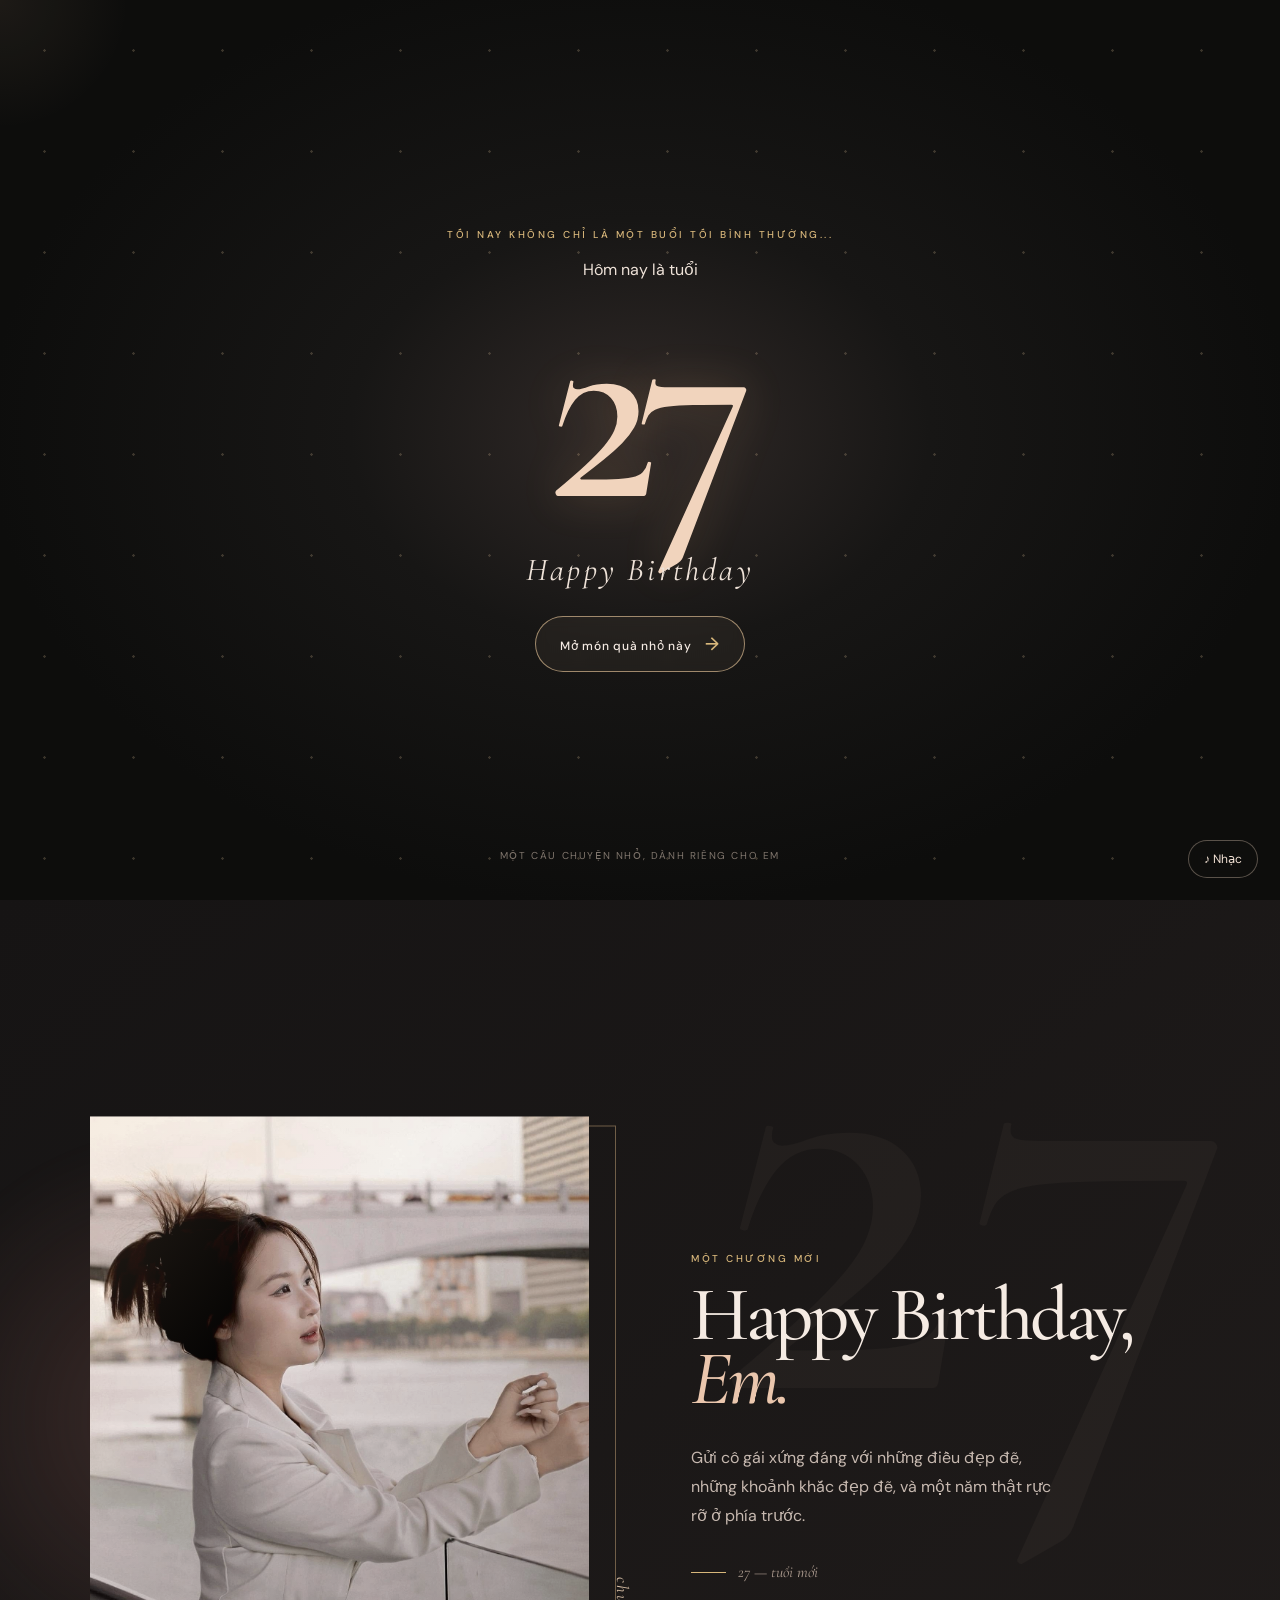
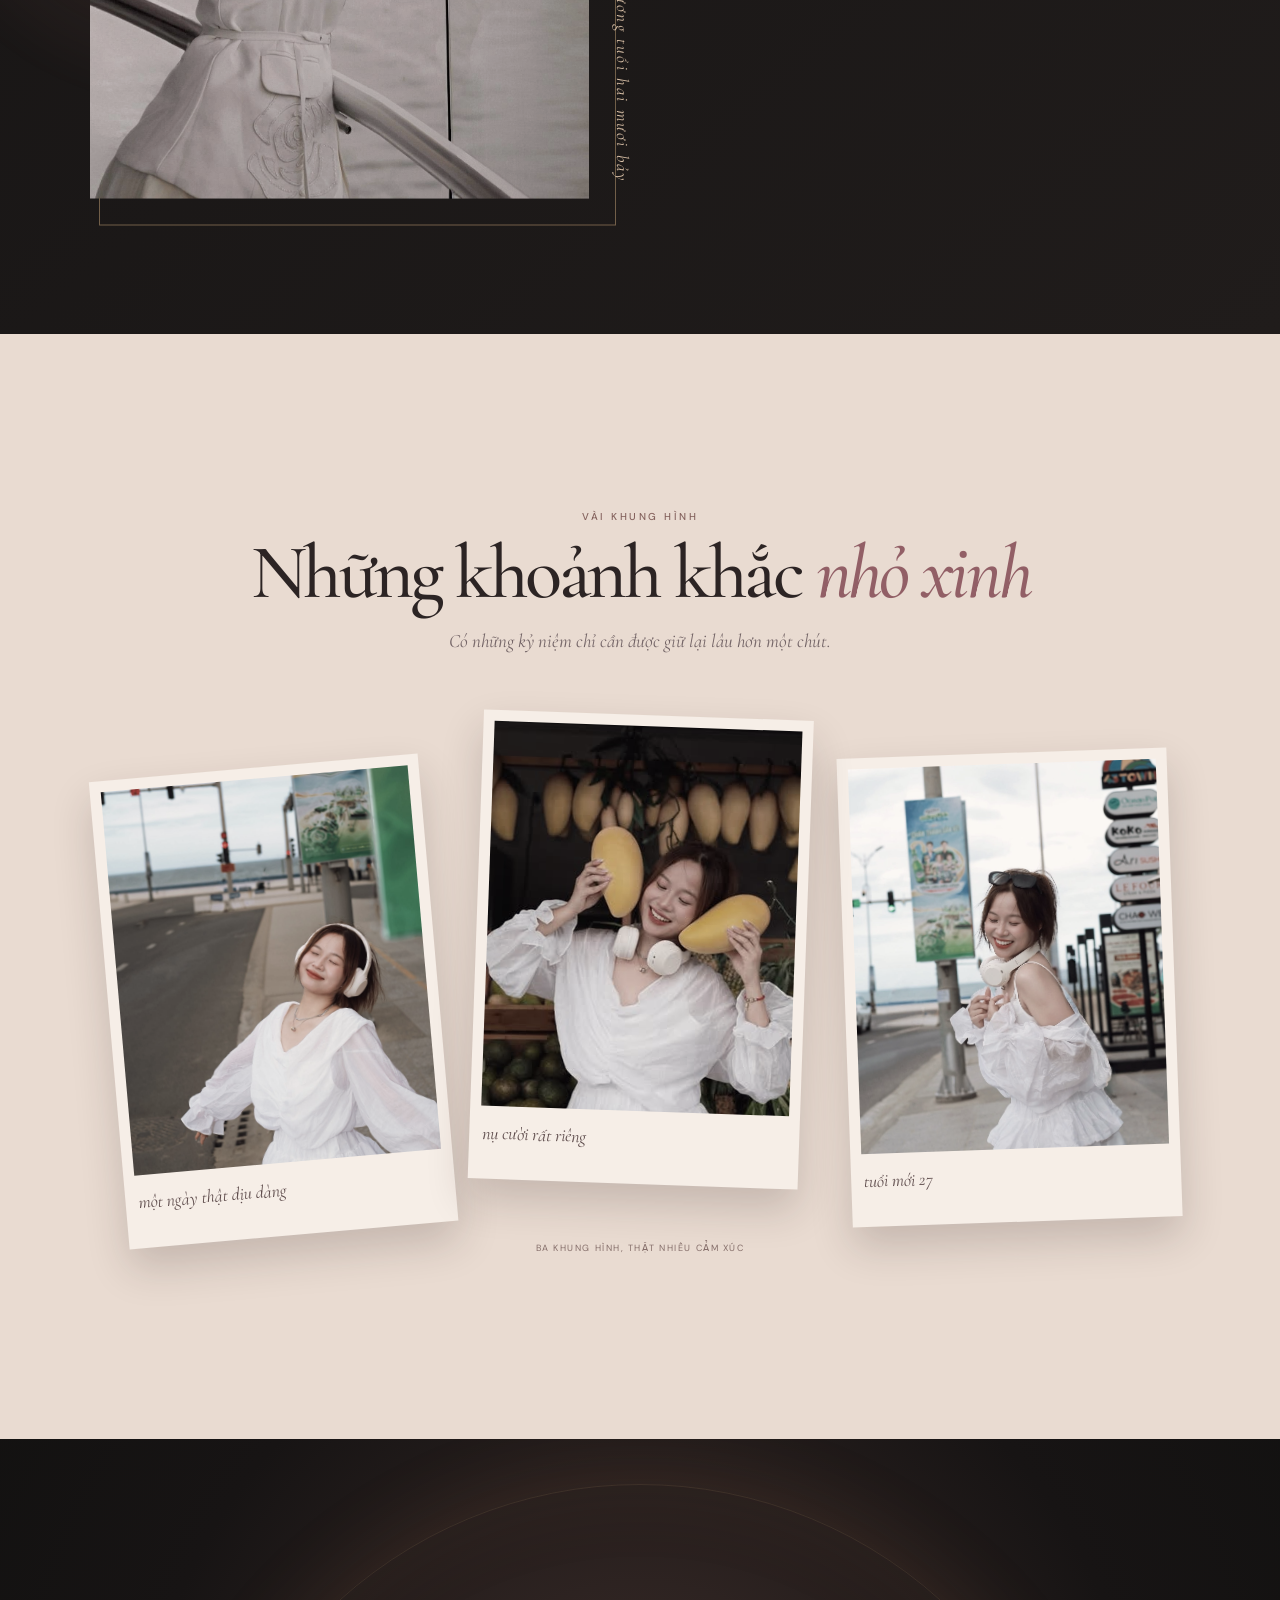
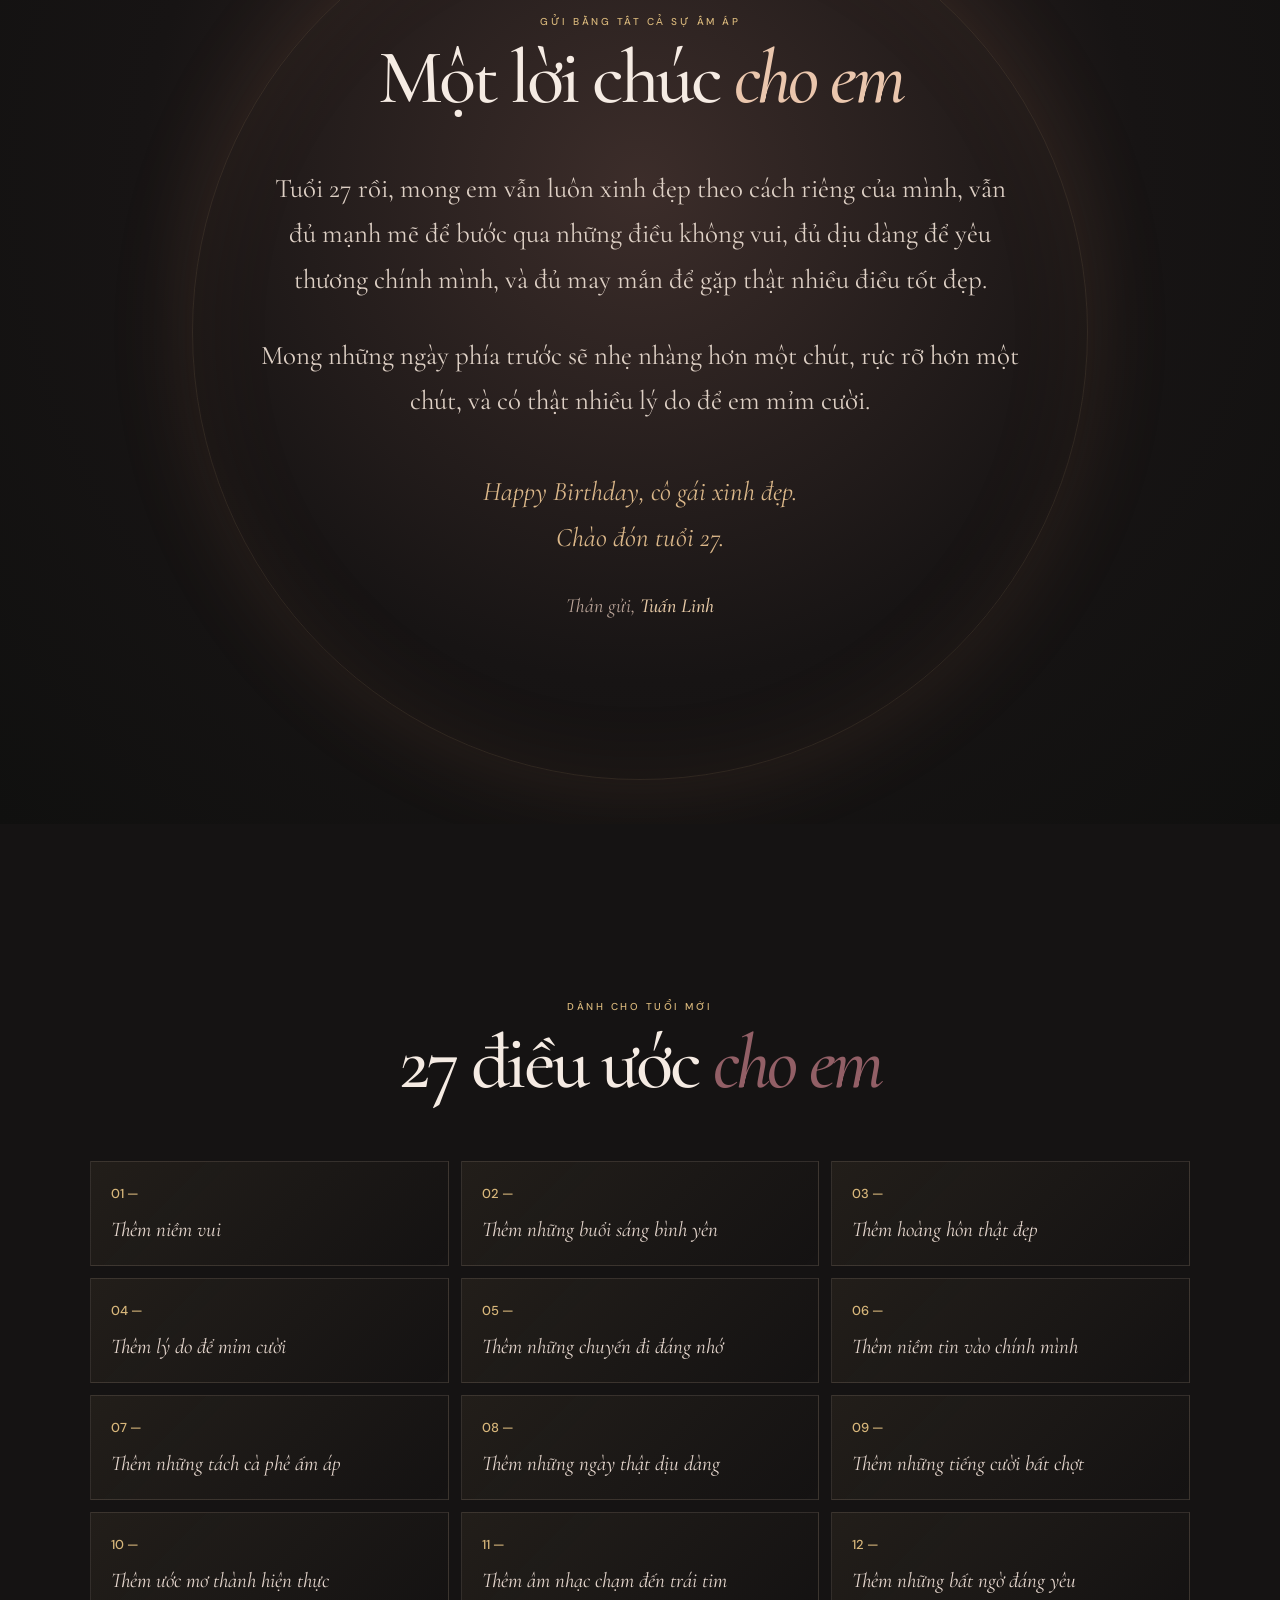
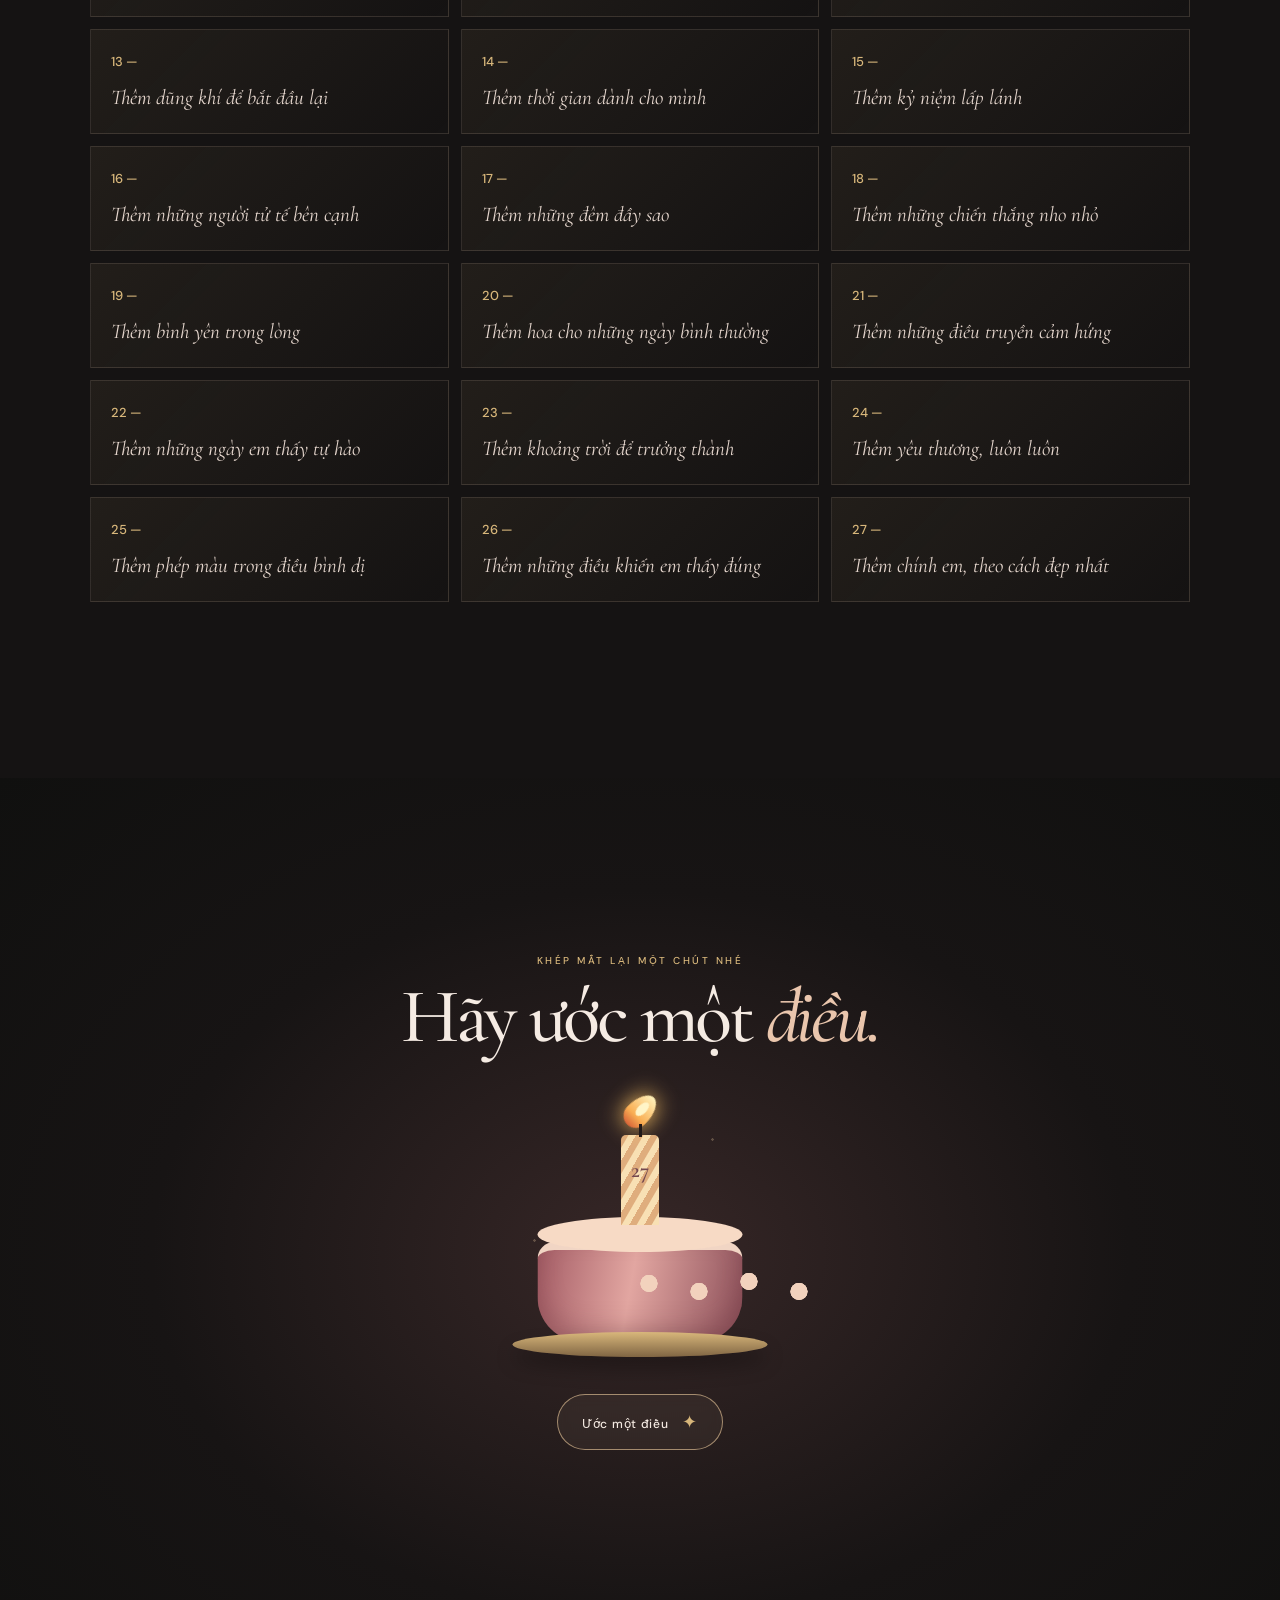
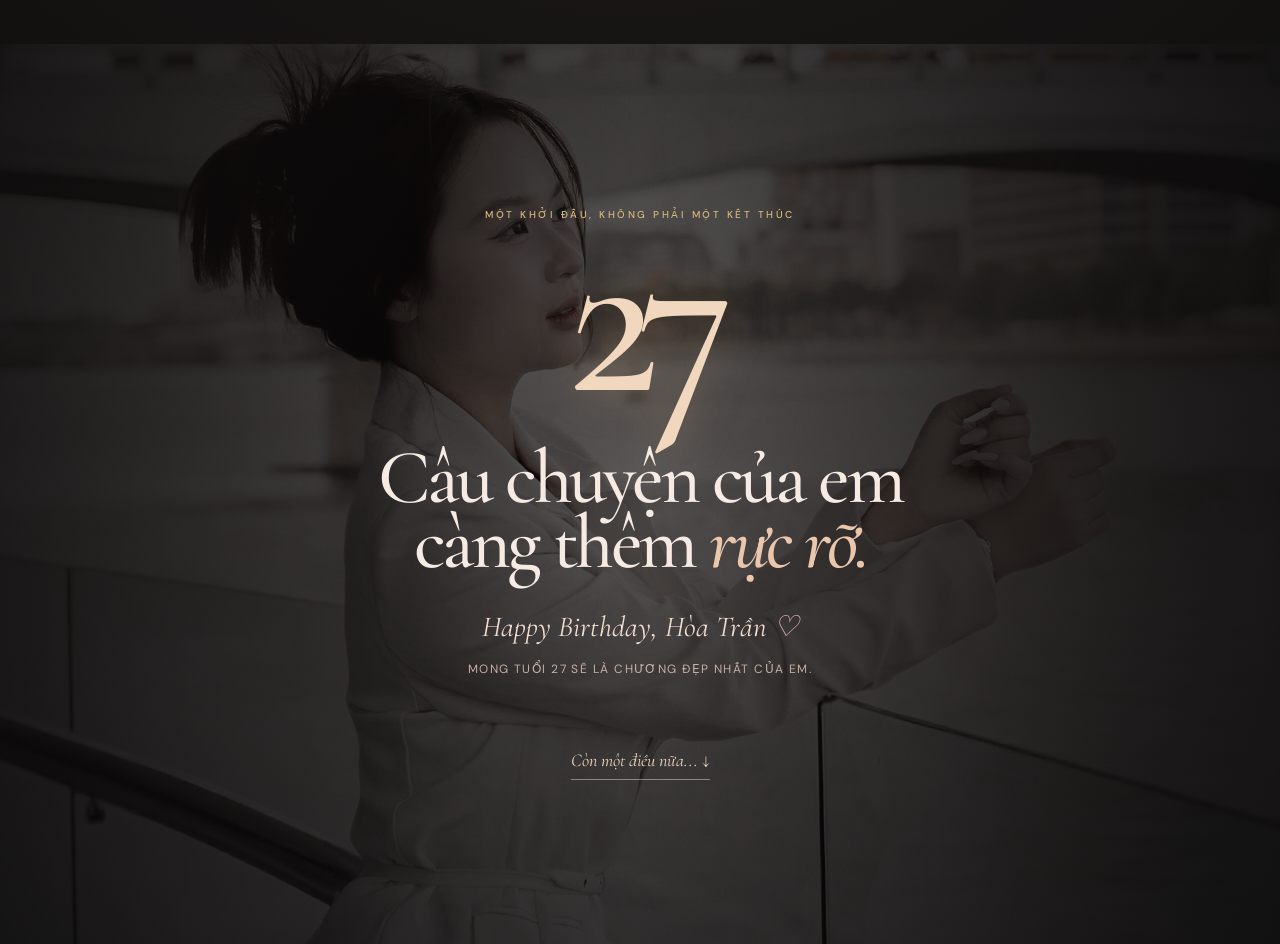
<file: index.html>
<!doctype html>
<html lang="vi">
<head>
  <meta charset="utf-8">
  <meta name="viewport" content="width=device-width, initial-scale=1">
  <meta name="theme-color" content="#10100f">
  <title>27 — Chương mới | Hòa Trần</title>
  <link rel="preconnect" href="https://fonts.googleapis.com">
  <link rel="preconnect" href="https://fonts.gstatic.com" crossorigin>
  <link href="https://fonts.googleapis.com/css2?family=Cormorant+Garamond:ital,wght@0,400;0,500;0,600;1,500;1,600&family=DM+Sans:wght@400;500;600&display=swap" rel="stylesheet">
  <link rel="stylesheet" href="style.css">
  <link rel="stylesheet" href="overrides.css">
</head>
<body>
  <div class="loader" id="loader" aria-label="Đang mở thiệp"><span></span><p>gửi Em</p></div>
  <div class="cursor-glow" aria-hidden="true"></div>
  <canvas id="sky" aria-hidden="true"></canvas>

  <main>
    <section class="intro" id="intro">
      <div class="intro-orb"></div><div class="intro-dust" id="introDust"></div>
      <div class="intro-copy">
        <p class="eyebrow intro-line">Tối nay không chỉ là một buổi tối bình thường...</p>
        <p class="intro-line she">Hôm nay là tuổi</p>
        <h1 class="intro-number">27</h1>
        <p class="intro-line birthday">Happy Birthday</p>
        <button class="primary-button intro-line" id="openSurprise">Mở món quà nhỏ này <span>→</span></button>
      </div>
      <p class="scroll-hint">một câu chuyện nhỏ, dành riêng cho em</p>
    </section>

    <section class="hero section" id="her">
      <div class="hero-27">27</div>
      <div class="image-glow"></div>
      <figure class="hero-photo parallax-photo"><img src="assets/photos/photo3.jpg" alt="Hòa Trần"><figcaption>chương tuổi hai mươi bảy</figcaption></figure>
      <div class="hero-copy reveal">
        <p class="eyebrow">Một chương mới</p>
        <h2>Happy Birthday,<br><em>Em.</em></h2>
        <p>Gửi cô gái xứng đáng với những điều đẹp đẽ, những khoảnh khắc đẹp đẽ, và một năm thật rực rỡ ở phía trước.</p>
        <div class="hero-rule"><span></span> 27 — tuổi mới</div>
      </div>
      <div class="light-leak"></div>
    </section>

    <section class="gallery section" id="memories">
      <div class="section-heading reveal"><p class="eyebrow">Vài khung hình</p><h2>Những khoảnh khắc <em>nhỏ xinh</em></h2><p>Có những kỷ niệm chỉ cần được giữ lại lâu hơn một chút.</p></div>
      <div class="film-strip">
        <article class="memory card-tilt m1"><img src="assets/photos/photo1.jpg" alt="Hòa Trần"><span>một ngày thật dịu dàng</span></article>
        <article class="memory card-tilt m2"><img src="assets/photos/photo2.jpg" alt="Hòa Trần"><span>nụ cười rất riêng</span></article>
        <article class="memory card-tilt m3"><img src="assets/photos/photo4.jpg" alt="Hòa Trần"><span> tuổi mới 27</span></article>
      </div>
      <p class="gallery-note reveal">ba khung hình, thật nhiều cảm xúc</p>
    </section>

    <section class="letter section" id="letter">
      <div class="letter-halo"></div>
      <div class="letter-inner">
        <p class="eyebrow reveal">Gửi bằng tất cả sự ấm áp</p>
        <h2 class="reveal">Một lời chúc <em>cho em</em></h2>
        <div class="wish-text">
          <p class="reveal">Tuổi 27 rồi, mong em vẫn luôn xinh đẹp theo cách riêng của mình, vẫn đủ mạnh mẽ để bước qua những điều không vui, đủ dịu dàng để yêu thương chính mình, và đủ may mắn để gặp thật nhiều điều tốt đẹp.</p>
          <p class="reveal">Mong những ngày phía trước sẽ nhẹ nhàng hơn một chút, rực rỡ hơn một chút, và có thật nhiều lý do để em mỉm cười.</p>
          <p class="reveal signoff">Happy Birthday, cô gái xinh đẹp.<br>Chào đón tuổi 27.</p>
          <p class="sender reveal">Thân gửi, <strong>Tuấn Linh</strong></p>
        </div>
      </div>
    </section>

    <section class="wishes section" id="wishes">
      <div class="section-heading reveal"><p class="eyebrow">Dành cho tuổi mới</p><h2>27 điều ước <em>cho em</em></h2></div>
      <div class="wish-grid" id="wishGrid"></div>
    </section>

    <section class="cake-section section" id="cake">
      <p class="eyebrow reveal">Khép mắt lại một chút nhé</p>
      <h2 class="reveal">Hãy ước một <em>điều.</em></h2>
      <div class="cake-wrap reveal" id="cakeWrap">
        <div class="sparkles" aria-hidden="true"></div>
        <div class="cake-candle"><div class="flame"></div><div class="wick"></div><div class="candle-number">27</div></div>
        <div class="cake-top"></div><div class="cake-body"><span></span><span></span><span></span></div><div class="cake-plate"></div>
      </div>
      <button class="primary-button reveal" id="makeWish">Ước một điều <span>✦</span></button>
      <div class="wish-magic" id="wishMagic" aria-hidden="true"><div class="wish-ring ring-one"></div><div class="wish-ring ring-two"></div><p>Điều ước của em<br><em>đang được gửi đến những vì sao</em></p></div>
      <p class="cake-result" id="cakeResult">Mong năm nay sẽ thật dịu dàng với em.<br><strong>Happy Birthday ♡</strong></p>
    </section>

    <section class="final section" id="final">
      <div class="final-photo"></div><div class="final-shade"></div><div class="final-content">
        <p class="eyebrow reveal">Một khởi đầu, không phải một kết thúc</p><div class="final-number reveal">27</div>
        <h2 class="reveal">Câu chuyện của em<br>càng thêm <em>rực rỡ.</em></h2>
        <p class="final-name reveal">Happy Birthday, Hòa Trần <span>♡</span></p><p class="final-sub reveal">Mong tuổi 27 sẽ là chương đẹp nhất của em.</p>
        <button class="text-button reveal" id="oneMore">Còn một điều nữa... <span>↓</span></button>
      </div>
    </section>
  </main>

  <button class="music-toggle" id="musicToggle" aria-label="Bật nhạc">♪ <span>Nhạc</span></button>
  <div class="envelope-overlay" id="envelopeOverlay" aria-hidden="true">
    <button class="close-envelope" id="closeEnvelope" aria-label="Đóng">×</button>
    <p class="eyebrow">Một lời chúc nhỏ anh dành riêng cho em</p>
    <div class="envelope" id="envelope"><div class="envelope-flap"></div><div class="envelope-front"></div><span class="birthday-seal"><i>27</i></span><article class="envelope-letter"><p>Dù điều gì xảy ra tiếp theo,<br>mong cuộc sống sẽ cho em<br>thêm nhiều lý do để mỉm cười.</p><span>Happy Birthday ♡</span><small>— Tuấn Linh</small></article></div>
    <p class="tap-note">chạm vào phong bì</p>
  </div>
  <script src="script.js"></script>
</body>
</html>
</file>
<file: style.css>
:root{--ink:#10100f;--paper:#eee2d8;--cream:#f5ebe3;--pink:#c99798;--rose:#875b60;--gold:#d8b77b;--serif:'Cormorant Garamond',Georgia,serif;--sans:'DM Sans',Arial,sans-serif}*{box-sizing:border-box}html{scroll-behavior:smooth}body{margin:0;background:var(--ink);color:var(--paper);font-family:var(--sans);overflow-x:hidden}#sky{position:fixed;inset:0;width:100%;height:100%;z-index:-1;opacity:.5;pointer-events:none}.loader{position:fixed;inset:0;background:#0b0b0a;z-index:50;display:grid;place-content:center;text-align:center;transition:opacity .8s,visibility .8s}.loader span{width:8px;height:8px;border-radius:50%;background:var(--gold);box-shadow:0 0 0 0 rgba(216,183,123,.7);margin:auto;animation:pulse 1.5s infinite}.loader p{font:italic 18px var(--serif);letter-spacing:.15em;color:#a7988b;margin:18px 0 0}.loader.done{opacity:0;visibility:hidden}@keyframes pulse{70%{box-shadow:0 0 0 25px transparent}}.cursor-glow{position:fixed;width:260px;height:260px;border-radius:50%;background:radial-gradient(circle,rgba(220,180,134,.08),transparent 70%);pointer-events:none;z-index:20;transform:translate(-50%,-50%);mix-blend-mode:screen}.section{position:relative;min-height:100vh;padding:11rem max(7vw,32px);overflow:hidden}.intro{height:100svh;min-height:650px;display:grid;place-items:center;text-align:center;position:relative;background:radial-gradient(ellipse at 50% 48%,#312a28 0,#171615 32%,#0d0d0c 72%);overflow:hidden}.intro-orb{position:absolute;width:8px;height:8px;border-radius:100%;background:#f7deb6;box-shadow:0 0 18px 7px #f3bd84;animation:orb 3s ease forwards}.intro-orb:before{content:"";position:absolute;inset:-40vw;border:1px solid rgba(235,193,141,.17);border-radius:50%;animation:ripple 2.2s 1s ease-out forwards;opacity:0}.intro-copy{position:relative;z-index:1}.eyebrow{text-transform:uppercase;letter-spacing:.25em;font-size:10px;font-weight:500;color:var(--gold);margin:0 0 18px}.intro-line{opacity:0;transform:translateY(12px);animation:rise .9s forwards}.intro-line:nth-child(1){animation-delay:1.15s}.intro-line:nth-child(2){animation-delay:1.8s}.intro-number{font:500 clamp(155px,30vw,390px)/.64 var(--serif);letter-spacing:-.08em;margin:20px 0;color:#f1d4bd;text-shadow:0 0 45px rgba(240,183,122,.2);opacity:0;filter:blur(14px);transform:scale(.7);animation:numberIn 1.8s 2.15s cubic-bezier(.16,1,.3,1) forwards}.birthday{font:italic 32px var(--serif);letter-spacing:.1em;animation-delay:3.15s}.primary-button{border:1px solid rgba(226,194,151,.65);border-radius:40px;padding:15px 24px;background:rgba(236,205,166,.06);color:var(--cream);font:500 12px var(--sans);letter-spacing:.06em;cursor:pointer;transition:.35s;backdrop-filter:blur(6px)}.primary-button:hover{transform:translateY(-3px);background:rgba(216,183,123,.18);box-shadow:0 13px 30px rgba(0,0,0,.2)}.primary-button span{font-size:18px;margin-left:10px;color:var(--gold)}.intro .primary-button{margin-top:25px;animation-delay:3.45s}.scroll-hint{position:absolute;bottom:28px;font-size:10px;letter-spacing:.16em;text-transform:uppercase;color:#80766d;opacity:0;animation:rise 1s 4.1s forwards}.intro-dust,.sparkles{position:absolute;inset:0;background-image:radial-gradient(circle,rgba(240,208,164,.8) 0 1px,transparent 1.5px);background-size:89px 101px;opacity:.25;animation:drift 14s linear infinite}@keyframes orb{to{transform:scale(20);opacity:0}}@keyframes ripple{to{transform:scale(1);opacity:1}}@keyframes rise{to{opacity:1;transform:translateY(0)}}@keyframes numberIn{to{opacity:1;filter:blur(0);transform:scale(1)}}@keyframes drift{to{background-position:89px 101px}}.hero{display:grid;grid-template-columns:1fr 1fr;align-items:center;gap:clamp(30px,8vw,130px);background:linear-gradient(140deg,#161414,#201c1b)}.hero-27{position:absolute;right:3vw;top:5vh;font:500 clamp(300px,50vw,800px)/.75 var(--serif);color:rgba(236,215,196,.035);user-select:none}.hero-photo{position:relative;width:min(100%,550px);margin:0;isolation:isolate}.hero-photo:before{content:"";position:absolute;inset:-9px;border:1px solid rgba(217,180,131,.45);transform:translate(18px,18px);z-index:-1}.hero-photo img{width:100%;aspect-ratio:3/4.1;object-fit:cover;object-position:44% center;display:block;filter:saturate(.82) contrast(1.04);animation:slowZoom 15s ease-in-out infinite alternate}.hero-photo:after,.final-photo:after{content:"";position:absolute;inset:0;background:linear-gradient(130deg,rgba(237,193,153,.18),transparent 35%,rgba(19,15,15,.25))}.hero-photo figcaption{position:absolute;bottom:15px;right:-44px;writing-mode:vertical-rl;font:italic 17px var(--serif);letter-spacing:.13em;color:#d9c0a7}.image-glow{position:absolute;width:48vw;height:48vw;left:-10vw;background:radial-gradient(circle,rgba(201,126,117,.2),transparent 66%);filter:blur(10px)}.hero-copy{z-index:1}.hero h2,.section-heading h2,.letter h2,.cake-section h2,.final h2{font:500 clamp(50px,6vw,92px)/.84 var(--serif);letter-spacing:-.045em;margin:0;color:var(--cream)}h2 em{font-weight:500;color:#eac6ad}.hero h2 sup{font:500 20px var(--sans);letter-spacing:0;color:var(--gold)}.hero-copy>p:not(.eyebrow){max-width:360px;line-height:1.8;color:#c7b9b0;margin:32px 0}.hero-rule{font:italic 16px var(--serif);color:#aa998d;display:flex;gap:12px;align-items:center}.hero-rule span{width:35px;border-top:1px solid var(--gold)}.light-leak{position:absolute;inset:-20%;background:linear-gradient(120deg,transparent 45%,rgba(247,201,160,.1) 50%,transparent 55%);transform:translateX(-100%);animation:leak 12s ease-in-out infinite}@keyframes leak{50%,100%{transform:translateX(100%)}}@keyframes slowZoom{to{transform:scale(1.07)}}.gallery{background:#e9dbd1;color:#262021;min-height:900px}.gallery .eyebrow{color:#84625d}.section-heading{text-align:center;position:relative;z-index:2}.section-heading h2{color:#2c2424}.section-heading h2 em{color:#925f66}.section-heading>p:last-child{color:#746567;font:italic 19px var(--serif);margin:23px auto 0}.film-strip{display:flex;max-width:1200px;margin:85px auto 36px;align-items:center;justify-content:center;gap:clamp(15px,3vw,48px)}.memory{width:30%;min-width:200px;background:#f6eee7;padding:11px 11px 35px;box-shadow:0 20px 42px rgba(43,27,26,.19);transition:.5s;position:relative}.memory:nth-child(1){transform:rotate(-5deg) translateY(30px)}.memory:nth-child(2){transform:rotate(2deg) translateY(-22px);z-index:1}.memory:nth-child(3){transform:rotate(-2deg) translateY(16px)}.memory img{width:100%;aspect-ratio:4/5;object-fit:cover;filter:saturate(.7) sepia(.08)}.memory span{display:block;font:italic 18px var(--serif);padding:11px 2px 0;color:#5f4d4d}.memory:hover{transform:rotate(0) translateY(-25px) scale(1.04);box-shadow:0 32px 55px rgba(43,27,26,.29)}.gallery-note{text-align:center;text-transform:uppercase;letter-spacing:.17em;font-size:9px;color:#846d69}.letter{display:grid;place-items:center;text-align:center;background:radial-gradient(circle at 50% 35%,#3c2d2a,#171414 55%,#10100f)}.letter-halo{position:absolute;width:70vw;height:70vw;border-radius:50%;border:1px solid rgba(224,177,122,.13);box-shadow:0 0 90px rgba(205,134,91,.12),inset 0 0 90px rgba(205,134,91,.07)}.letter-inner{max-width:760px;z-index:1}.letter h2{margin-bottom:55px}.wish-text{font:400 clamp(19px,2.1vw,27px)/1.7 var(--serif);color:#ded0c5}.wish-text p{margin:0 auto 30px}.wish-text .signoff{font-style:italic;color:#dcb88a;margin-top:45px}.wishes{background:#151313}.wishes .section-heading h2{color:var(--cream)}.wish-grid{max-width:1120px;display:grid;grid-template-columns:repeat(3,1fr);gap:12px;margin:65px auto 0}.wish-card{padding:23px 20px;border:1px solid rgba(229,205,181,.14);background:linear-gradient(135deg,rgba(216,183,123,.07),transparent);transition:.35s;min-height:102px}.wish-card b{font:500 13px var(--sans);color:var(--gold);display:block;margin-bottom:15px}.wish-card span{font:italic 21px var(--serif);color:#e6d7ce}.wish-card:hover{transform:translateY(-7px);background:rgba(201,151,152,.13);border-color:rgba(223,187,132,.55);box-shadow:0 16px 28px rgba(0,0,0,.18)}.cake-section{min-height:850px;display:flex;flex-direction:column;align-items:center;justify-content:center;text-align:center;background:radial-gradient(ellipse at 50% 55%,#372727,#171414 54%,#10100f)}.cake-section h2{margin-bottom:30px}.cake-wrap{width:300px;height:295px;position:relative;margin:10px}.sparkles{opacity:.34;clip-path:circle(47% at 50% 52%)}.cake-body{position:absolute;bottom:42px;left:50%;transform:translateX(-50%);width:205px;height:100px;border-radius:17px 17px 45px 45px;background:linear-gradient(100deg,#a55d66,#e2a6a1 45%,#8d505a);border-top:8px solid #f1d5c4;box-shadow:inset 0 -15px 25px rgba(82,35,44,.25)}.cake-body span{position:absolute;top:25px;width:17px;height:17px;border-radius:50%;background:#f2d2bd;box-shadow:50px 8px #f2d2bd,100px -2px #f2d2bd,150px 8px #f2d2bd}.cake-top{position:absolute;bottom:132px;left:50%;transform:translateX(-50%);width:205px;height:35px;border-radius:50%;background:#f7dac5;z-index:1}.cake-plate{position:absolute;bottom:27px;left:50%;transform:translateX(-50%);width:255px;height:25px;border-radius:50%;background:linear-gradient(#d8b77b,#806543);box-shadow:0 12px 20px rgba(0,0,0,.3)}.cake-candle{position:absolute;left:50%;bottom:159px;transform:translateX(-50%);width:38px;height:90px;background:repeating-linear-gradient(120deg,#dfad7d 0 6px,#f8e0b4 7px 13px);z-index:2;border-radius:5px 5px 0 0}.candle-number{position:absolute;top:22px;left:50%;transform:translateX(-50%);font:600 22px var(--serif);color:#744950}.wick{position:absolute;width:3px;height:13px;background:#211918;top:-11px;left:18px}.flame{position:absolute;top:-43px;left:7px;width:25px;height:38px;background:linear-gradient(#fff2bb,#f9ae53 68%,#d76438);border-radius:50% 50% 50% 50%/65% 65% 35% 35%;transform:rotate(45deg);filter:drop-shadow(0 0 11px #ffc766);animation:flicker .7s infinite alternate}.flame:after{content:"";position:absolute;width:9px;height:17px;border-radius:50%;background:#fff5c8;left:8px;top:8px}.cake-wrap.blown .flame{animation:out .7s forwards}.cake-wrap.blown:after{content:"";position:absolute;top:30px;left:145px;width:70px;height:50px;background:radial-gradient(ellipse,rgba(210,202,188,.33),transparent 60%);animation:smoke 2s forwards}@keyframes flicker{to{transform:rotate(39deg) scale(.92,1.06)}}@keyframes out{to{opacity:0;transform:scale(.1)}}@keyframes smoke{to{transform:translate(25px,-80px) scale(1.5);opacity:0}}.cake-result{height:0;margin:18px 0 0;opacity:0;font:italic 22px/1.5 var(--serif);color:#eed3b7;transition:.8s}.cake-result.show{height:75px;opacity:1}.cake-result strong{font-weight:500;color:#f3e6dc}.final{min-height:100svh;display:grid;place-items:center;text-align:center;padding:80px 28px}.final-photo{position:absolute;inset:0;background:url('assets/photos/photo1.jpg') center 37%/cover;filter:saturate(.58) brightness(.58)}.final-shade{position:absolute;inset:0;background:radial-gradient(circle at center,rgba(15,10,10,.28),rgba(8,8,8,.75)),linear-gradient(90deg,rgba(18,12,13,.5),transparent,rgba(18,12,13,.5))}.final-content{position:relative;z-index:1}.final-number{font:500 clamp(170px,29vw,380px)/.68 var(--serif);color:#f0d7bd;text-shadow:0 0 45px rgba(235,188,125,.35);letter-spacing:-.1em}.final h2{margin:22px 0 31px}.final-name{font:italic 29px var(--serif);color:#f1ded0;margin:0}.final-name span{color:#dbaeb0}.final-sub{font-size:12px;letter-spacing:.12em;text-transform:uppercase;color:#c7afa1;margin-top:17px}.text-button{margin-top:52px;color:#ead5be;background:none;border:0;border-bottom:1px solid rgba(234,213,190,.5);padding:8px 0;font:italic 18px var(--serif);cursor:pointer}.music-toggle{position:fixed;z-index:10;right:22px;bottom:22px;border:1px solid rgba(232,210,190,.35);background:rgba(16,16,15,.65);backdrop-filter:blur(12px);color:#f3e2d5;border-radius:30px;padding:10px 15px;font:12px var(--sans);cursor:pointer}.music-toggle.playing{border-color:var(--gold);color:var(--gold)}.envelope-overlay{position:fixed;z-index:30;inset:0;background:rgba(11,10,10,.96);display:none;place-content:center;text-align:center}.envelope-overlay.open{display:grid;animation:fade .5s}.close-envelope{position:absolute;top:24px;right:30px;background:transparent;border:0;color:#d7c6b9;font-size:32px;cursor:pointer}.envelope{width:350px;height:230px;background:#b77a72;position:relative;margin:13px auto 20px;filter:drop-shadow(0 24px 32px rgba(0,0,0,.4));cursor:pointer}.envelope-front{position:absolute;inset:0;z-index:3;clip-path:polygon(0 0,50% 57%,100% 0,100% 100%,0 100%);background:linear-gradient(130deg,#b77973,#8c5555)}.envelope-flap{position:absolute;top:0;width:100%;height:130px;background:#d1988c;clip-path:polygon(0 0,100% 0,50% 100%);transform-origin:top;z-index:4;transition:1s}.envelope-letter{position:absolute;left:24px;right:24px;bottom:10px;height:192px;padding:30px 14px;background:#f3e7db;color:#584648;z-index:2;transition:1s .1s;font:italic 20px/1.3 var(--serif)}.envelope-letter p{margin:0 0 18px}.envelope-letter span{font-size:17px;color:#a46668}.envelope.open .envelope-flap{transform:rotateX(180deg);z-index:1}.envelope.open .envelope-letter{transform:translateY(-105px)}.tap-note{font:italic 17px var(--serif);color:#a99990;margin:0}.reveal{opacity:0;transform:translateY(28px);transition:opacity .9s ease,transform .9s cubic-bezier(.2,.8,.2,1)}.reveal.visible{opacity:1;transform:none}@keyframes fade{from{opacity:0}to{opacity:1}}body.celebrate:before{content:"✦  ·  ✦  ·  ✧  ·  ✦  ·  ✧  ·  ✦  ·  ✦  ·  ✧  ·  ✦";position:fixed;z-index:25;inset:20% 0 auto;color:#f2ca92;letter-spacing:2vw;font-size:22px;white-space:nowrap;animation:confetti 3s ease-out forwards;pointer-events:none}@keyframes confetti{to{transform:translateY(70vh) rotate(30deg);opacity:0}}@media(max-width:720px){.cursor-glow{display:none}.section{padding:90px 24px}.hero{grid-template-columns:1fr;padding-top:110px;gap:52px}.hero-photo{width:86%;margin:auto}.hero-copy{text-align:center}.hero-copy>p:not(.eyebrow){margin:27px auto}.hero-rule{justify-content:center}.hero-27{font-size:360px;right:-80px}.film-strip{margin-top:55px;gap:9px}.memory{min-width:0;width:33.33%;padding:6px 6px 22px}.memory span{font-size:12px;padding-top:8px}.memory:nth-child(1){transform:rotate(-5deg) translateY(14px)}.memory:nth-child(2){transform:rotate(2deg) translateY(-10px)}.memory:nth-child(3){transform:rotate(-2deg) translateY(9px)}.wish-grid{grid-template-columns:1fr;gap:9px;margin-top:42px}.wish-card{min-height:auto;padding:17px 18px;display:flex;align-items:center;gap:18px}.wish-card b{margin:0}.wish-card span{font-size:20px}.final h2{font-size:54px}.envelope{transform:scale(.82);margin-bottom:-5px}.intro-number{font-size:220px}.intro .birthday{font-size:27px}}@media(prefers-reduced-motion:reduce){*,*:before,*:after{animation-duration:.01ms!important;transition-duration:.01ms!important}html{scroll-behavior:auto}}
</file>
<file: overrides.css>
/* Bổ sung cá nhân hóa cho thiệp */
.wish-text .sender { margin-top: 34px; font: italic 20px var(--serif); color: #bca69a; }
.wish-text .sender strong { font-weight: 500; color: #e6c9a6; }
.final-photo { background-image: url('assets/photos/photo3.jpg'); }
.envelope-letter small { display: block; margin-top: 10px; font: italic 14px var(--serif); color: #806264; }

/* Khoảnh khắc ước nguyện */
.wish-magic { position: absolute; inset: 0; z-index: 6; pointer-events: none; display: grid; place-items: center; opacity: 0; transition: opacity .45s ease; overflow: hidden; }
.wish-magic.active { opacity: 1; }
.wish-magic p { position: relative; z-index: 2; margin: 0; color: #fff2df; text-align: center; font: 500 clamp(27px,4.2vw,53px)/1 var(--serif); letter-spacing: -.03em; opacity: 0; transform: translateY(18px) scale(.94); }
.wish-magic p em { display: block; margin-top: 14px; color: #e6c189; font-size: .48em; font-weight: 400; }
.wish-magic.active p { animation: magicWords 3.4s .5s cubic-bezier(.16,1,.3,1) forwards; }
.wish-ring { position: absolute; width: 26px; height: 26px; border: 1px solid rgba(248,222,176,.9); border-radius: 50%; box-shadow: 0 0 30px rgba(241,184,110,.4), inset 0 0 25px rgba(255,240,192,.35); opacity: 0; }
.wish-magic.active .ring-one { animation: wishRing 2.2s .05s cubic-bezier(.1,.8,.2,1) forwards; }
.wish-magic.active .ring-two { animation: wishRing 2.5s .25s cubic-bezier(.1,.8,.2,1) forwards; }
.wish-spark { position: absolute; width: var(--s); height: var(--s); left: 50%; top: 54%; border-radius: 50%; box-shadow: 0 0 11px currentColor; animation: wishSpark var(--d) cubic-bezier(.12,.67,.2,1) forwards; }
.cake-section:has(.wish-magic.active)::after { content: ""; position: absolute; inset: 0; pointer-events: none; background: radial-gradient(circle at 50% 50%, rgba(237,197,135,.17), transparent 35%); animation: wishFlash 1.1s ease-out; }
@keyframes wishRing { 0% { opacity: .95; transform: scale(.3); } 100% { opacity: 0; transform: scale(31); } }
@keyframes wishSpark { from { transform: translate(-50%,-50%) scale(1); opacity: 1; } to { transform: translate(var(--x),var(--y)) scale(.1); opacity: 0; } }
@keyframes magicWords { 0%,15% { opacity: 0; transform: translateY(18px) scale(.94); } 32%,84% { opacity: 1; transform: translateY(0) scale(1); } 100% { opacity: 0; transform: translateY(-12px) scale(1.03); } }
@keyframes wishFlash { 0% { opacity: 0; } 25% { opacity: 1; } 100% { opacity: 0; } }
@media (max-width: 720px) { .wish-magic p { padding: 0 26px; font-size: 35px; } }

/* Đặt lời ước vào vùng trống, không che chiếc bánh. */
.wish-magic { align-items: end; padding-bottom: 6vh; }
@media (max-width: 720px) { .wish-magic { padding-bottom: 5vh; } }

/* Phiên bản cao trào của khoảnh khắc ước nguyện. */
.wish-magic.active { background: radial-gradient(ellipse at 50% 48%, rgba(246,204,139,.14), transparent 37%); }
.wish-magic::before, .wish-magic::after { content: ""; position: absolute; left: 50%; top: 47%; border-radius: 50%; pointer-events: none; }
.wish-magic::before { width: 14px; height: 14px; background: #fff0c4; box-shadow: 0 0 38px 16px rgba(245,196,121,.75), 0 0 120px 52px rgba(210,144,109,.16); opacity: 0; }
.wish-magic::after { width: min(84vw,760px); height: min(84vw,760px); transform: translate(-50%,-50%) rotate(-18deg); border: 1px solid rgba(246,218,166,.1); background: repeating-radial-gradient(circle at center, transparent 0 38px, rgba(248,217,162,.06) 39px 40px, transparent 41px 77px); opacity: 0; }
.wish-magic.active::before { animation: wishCore 2.2s ease-out forwards; }
.wish-magic.active::after { animation: wishAura 5.2s .12s ease-out forwards; }
.wish-magic p { width: min(92vw,620px); padding: 18px 24px; border-top: 1px solid rgba(246,219,176,.35); border-bottom: 1px solid rgba(246,219,176,.35); background: linear-gradient(90deg, transparent, rgba(35,25,25,.46), transparent); text-shadow: 0 2px 18px #130f0e; }
.wish-magic.active p { animation: magicWordsStay .75s .45s cubic-bezier(.16,1,.3,1) forwards, wishTextGlow 2.7s 1.2s ease-in-out infinite; }
.wish-spark { animation-delay: var(--delay); }
.wish-comet { width: calc(var(--s) * 1.25); height: calc(var(--s) * 1.25); box-shadow: 0 0 13px 3px currentColor, -24px 9px 19px -7px currentColor; }
.wish-comet::after { content: ""; position: absolute; right: 42%; top: 42%; width: 46px; height: 1px; background: linear-gradient(90deg, transparent, currentColor); transform: rotate(-22deg); transform-origin: right; opacity: .75; }
@keyframes magicWordsStay { from { opacity: 0; transform: translateY(18px) scale(.94); } to { opacity: 1; transform: translateY(0) scale(1); } }
@keyframes wishTextGlow { 0%,100% { filter: brightness(.94); box-shadow: 0 0 0 rgba(239,199,134,0); } 50% { filter: brightness(1.18); box-shadow: 0 8px 35px rgba(239,199,134,.12); } }
@keyframes wishCore { 0% { opacity: 0; transform: translate(-50%,-50%) scale(.4); } 17% { opacity: 1; } 100% { opacity: 0; transform: translate(-50%,-50%) scale(4.7); } }
@keyframes wishAura { 0% { opacity: 0; transform: translate(-50%,-50%) rotate(-18deg) scale(.35); } 18% { opacity: .95; } 100% { opacity: 0; transform: translate(-50%,-50%) rotate(75deg) scale(1.16); } }

/* Phong bì chúc mừng phiên bản quà tặng sinh nhật. */
.envelope-overlay { background: radial-gradient(circle at 50% 40%, #382526 0, #171111 43%, #090909 100%); overflow: hidden; }
.envelope-overlay::before { content: "27"; position: absolute; left: 50%; top: 47%; transform: translate(-50%,-50%); color: rgba(237,204,159,.055); font: 500 min(74vw,820px)/1 var(--serif); letter-spacing: -.1em; text-shadow: 0 0 90px rgba(221,170,113,.14); }
.envelope-overlay::after { content: "✦  ·  ✧  ·  ✦  ·  ✧  ·  ✦  ·  ✧  ·  ✦"; position: absolute; top: 12%; width: 100%; color: rgba(242,211,169,.55); letter-spacing: 2.8vw; font-size: 14px; animation: envelopeStars 5s ease-in-out infinite; }
.envelope-overlay > .eyebrow { position: relative; z-index: 6; margin-bottom: 8px; color: #efca94; }
.envelope-overlay.open > .eyebrow { opacity: 0; transform: translateY(-14px); transition: opacity .38s ease, transform .38s ease; pointer-events: none; }
.envelope { width: min(390px,87vw); height: 258px; margin: 16px auto 24px; background: linear-gradient(135deg,#a55e62,#e0a38e 47%,#8a4e55); border: 1px solid rgba(252,220,171,.78); box-shadow: 0 0 0 8px rgba(215,169,122,.08), 0 28px 65px rgba(0,0,0,.6), 0 0 50px rgba(234,174,112,.21); overflow: visible; }
.envelope::before { content: ""; position: absolute; z-index: 5; inset: -15px; border: 1px solid rgba(237,199,149,.2); pointer-events: none; }
.envelope::after { content: ""; position: absolute; z-index: 1; inset: 11px; border: 1px solid rgba(255,230,194,.24); pointer-events: none; }
.envelope-front { background: linear-gradient(145deg,#d59a87 0,#a35c61 57%,#7f4852 100%); }
.envelope-front::before { content: ""; position: absolute; z-index: 4; left: calc(50% - 6px); top: 48%; width: 12px; height: 53%; background: linear-gradient(90deg,#a6773f,#f8dea4 46%,#a27338); box-shadow: 0 0 9px rgba(255,220,164,.35); }
.envelope-front::after { content: "27"; position: absolute; z-index: 7; left: 50%; top: 55%; transform: translate(-50%,-50%); display:grid; place-items:center; width: 60px; height: 60px; border-radius:50%; color:#fff1ce; background: radial-gradient(circle at 35% 28%,#f5d893,#ba7741 48%,#7b3f38 53%,#9f5b49 100%); border: 2px solid #f6dc9e; box-shadow: 0 4px 0 #6f3939,0 8px 14px rgba(33,12,16,.48), inset 0 0 0 4px rgba(111,54,52,.45); font: 600 32px var(--serif); text-shadow: 0 1px 1px #85513e; }
.envelope-flap { height: 143px; background: linear-gradient(135deg,#f0ba9f,#bd7370 52%,#854953); border-bottom: 1px solid rgba(255,225,179,.5); box-shadow: 0 8px 18px rgba(58,21,27,.23); }
.envelope-flap::after { content: "Happy Birthday"; position: absolute; left: 50%; top: 28px; transform: translateX(-50%); color: rgba(255,238,209,.82); font: italic 21px var(--serif); letter-spacing: .04em; white-space: nowrap; text-shadow: 0 1px 5px rgba(92,41,41,.55); }
.envelope-letter { left: 18px; right: 18px; bottom: 13px; height: 214px; padding: 48px 22px 24px; border: 1px solid rgba(189,143,110,.45); background: linear-gradient(135deg,#fff8eb,#f1ded0 52%,#ead1c1); box-shadow: inset 0 0 42px rgba(183,123,89,.12); }
.envelope-letter::before { content: "MỘT LỜI CHÚC NHỎ ANH DÀNH RIÊNG CHO EM"; position:absolute; left: 20px; right:20px; top:17px; padding-bottom:10px; border-bottom:1px solid rgba(147,85,77,.32); color:#a46b5f; font: 500 8px var(--sans); letter-spacing:.16em; }
.envelope-letter::after { content:"✦"; position:absolute; right:17px; bottom:14px; color:#b67857; font-size:16px; }
.envelope-letter p { font-size: 19px; line-height: 1.25; color:#5a3e40; }
.envelope-letter span { display:block; font-size:18px; color:#a35358; }
.envelope-letter small { color:#80514e; }
.envelope.open { animation: envelopeLift .7s cubic-bezier(.16,1,.3,1) forwards; }
.envelope.open .envelope-front::after { animation: sealFloat .9s .1s ease forwards; }
.envelope.open .envelope-letter { box-shadow: 0 23px 43px rgba(0,0,0,.27), inset 0 0 42px rgba(183,123,89,.12); }
.tap-note { position: relative; z-index: 6; color:#d7ad7f; letter-spacing:.08em; text-transform:uppercase; font: 10px var(--sans); }
@keyframes envelopeStars { 0%,100% { opacity:.35; transform:translateY(0); } 50% { opacity:.85; transform:translateY(-7px); } }
@keyframes envelopeLift { to { transform: translateY(-8px); } }
@keyframes sealFloat { to { transform: translate(-50%,-70%) scale(.75); opacity:0; } }
@media (max-width:720px) { .envelope { transform: scale(.87); margin:-1px auto 4px; } .envelope.open { transform: translateY(-8px) scale(.87); } .envelope-overlay::after { top:9%; letter-spacing: 2vw; } }

/* Ngôi sao trang trí luôn nằm ở góc dưới, không che phần ký tên. */
.envelope-letter::after { right: 19px; bottom: 18px; transform: none; }
.envelope.open .envelope-letter::after { right: 19px; bottom: 18px; transform: none; }

/* Phong bì mới: nắp, thân và con dấu là các lớp riêng để mép luôn khít. */
.envelope { overflow: visible; border-radius: 2px; background: linear-gradient(145deg,#e5aa92,#9b565d); }
.envelope-front { inset: 0; z-index: 3; clip-path: none; overflow: hidden; background: linear-gradient(135deg,#d89582 0%,#b76d6c 46%,#925058 100%); border: 1px solid rgba(255,225,187,.66); }
.envelope-front::before { content: ""; z-index: 2; left: calc(50% - 5px); top: 56%; width: 10px; height: 44%; background: linear-gradient(90deg,#9f6c31,#ffe29d 48%,#a86d2d); box-shadow: 0 0 10px rgba(255,223,157,.42); }
.envelope-front::after { content: ""; display: block; z-index: 1; left: 0; top: 0; width: 100%; height: 100%; transform: none; border: 0; border-radius: 0; background: linear-gradient(135deg,rgba(255,235,204,.13),transparent 43%,rgba(69,28,38,.12)); box-shadow: none; }
.envelope-flap { z-index: 6; height: 145px; width: 100%; top: 0; clip-path: polygon(0 0,100% 0,50% 100%); background: linear-gradient(145deg,#f0b9a0,#bf7270 58%,#914e58); border: 0; box-shadow: 0 7px 16px rgba(48,17,24,.31); }
.envelope-flap::after { top: 26px; }
.birthday-seal { position: absolute; z-index: 9; left: 50%; top: 56.2%; transform: translate(-50%,-50%); width: 62px; height: 62px; display:grid; place-items:center; border-radius: 50%; color:#fff0c5; background: radial-gradient(circle at 35% 27%,#ffe9ac 0 6%,#d69750 31%,#a45648 56%,#71363c 100%); border: 2px solid #ffe4a8; box-shadow: 0 3px 0 #663037,0 8px 15px rgba(29,8,13,.56),inset 0 0 0 5px rgba(102,45,44,.52),inset 0 0 16px rgba(255,225,158,.42); font: 600 33px var(--serif); text-shadow: 0 1px 2px #6b3838; transition: opacity .36s ease,transform .6s cubic-bezier(.16,1,.3,1); }
.envelope.open .birthday-seal { opacity: 0; transform: translate(-50%,-84%) scale(.72); }
.envelope.open .envelope-letter { z-index: 7; height: 250px; transform: translateY(-110px); clip-path: polygon(0 0,100% 0,100% 58%,50% 100%,0 58%); }

/* Lớp hoàn thiện: nắp phủ chồng 1px để không lộ khe; con dấu luôn nổi hoàn toàn phía trước. */
.envelope .envelope-flap { left: -1px !important; right: -1px !important; top: -1px !important; width: auto !important; height: 151px !important; z-index: 20 !important; border: 0 !important; clip-path: polygon(0 0,100% 0,50% 100%) !important; }
.envelope .envelope-front { clip-path: none !important; overflow: hidden !important; }
.envelope .envelope-front::before, .envelope .envelope-front::after { content: "" !important; }
.envelope .birthday-seal { z-index: 30 !important; top: 57.2% !important; overflow: visible !important; clip-path: none !important; isolation: isolate; }
.envelope .birthday-seal::before { content: ""; position: absolute; inset: -5px; z-index: -1; border-radius: 50%; background: #6f373d; box-shadow: 0 5px 11px rgba(25,7,11,.52); }
.envelope.open .envelope-flap { z-index: 5 !important; }

/* Khi mở: nắp lật hẳn ra sau, lá thư luôn ở lớp trên cùng. */
.envelope.open .envelope-flap { z-index: 1 !important; opacity: .32; transform: translateY(-92px) rotateX(180deg) !important; transform-origin: top center !important; }
.envelope.open .envelope-front { z-index: 3 !important; }
.envelope.open .envelope-letter { z-index: 40 !important; }

/* Phong bì "Midnight Champagne" — cấu trúc mới, tối giản và sang trọng. */
.envelope { width: min(430px,88vw) !important; height: 278px !important; border: 0 !important; border-radius: 4px !important; background: #bb7a78 !important; box-shadow: 0 0 0 1px rgba(247,217,172,.75), 0 0 0 10px rgba(100,59,54,.42), 0 26px 60px rgba(0,0,0,.6), 0 0 70px rgba(208,151,112,.18) !important; }
.envelope::before { z-index: 60 !important; inset: -18px !important; border: 1px solid rgba(235,192,137,.32) !important; }
.envelope::after { z-index: 4 !important; inset: 11px !important; border: 1px solid rgba(255,235,202,.38) !important; }
.envelope .envelope-front { z-index: 5 !important; border: 0 !important; background: linear-gradient(135deg,#d99a89 0%,#bd7473 45%,#914d57 100%) !important; }
.envelope .envelope-front::before { content: "" !important; z-index: 2 !important; left: 0 !important; top: 0 !important; width: 100% !important; height: 100% !important; background: linear-gradient(35deg,transparent 48%,rgba(255,236,207,.11) 49%,transparent 50%),linear-gradient(145deg,transparent 46%,rgba(76,30,39,.12) 47%,transparent 48%) !important; box-shadow: none !important; }
.envelope .envelope-front::after { content: "" !important; z-index: 3 !important; inset: 0 !important; width: auto !important; height: auto !important; background: radial-gradient(circle at 50% 20%,rgba(255,241,212,.15),transparent 42%) !important; }
.envelope .envelope-flap { z-index: 15 !important; left: 0 !important; right: 0 !important; top: 0 !important; width: 100% !important; height: 157px !important; opacity: 1 !important; transform: none !important; clip-path: polygon(0 0,100% 0,50% 100%) !important; background: linear-gradient(145deg,#efb7a0 0%,#c87573 54%,#8e4a55 100%) !important; box-shadow: inset 0 -1px 0 rgba(255,229,190,.48), 0 8px 15px rgba(55,17,25,.28) !important; }
.envelope .envelope-flap::after { content: "Happy Birthday" !important; top: 30px !important; color: rgba(255,240,214,.9) !important; text-shadow: 0 2px 10px rgba(92,39,44,.44) !important; }
.envelope .birthday-seal { z-index: 35 !important; top: 56.5% !important; width: 70px !important; height: 70px !important; border: 1px solid #f5d18c !important; background: radial-gradient(circle at 32% 24%,#e3ac68 0 7%,#a85b50 32%,#6a3039 66%,#4a222d 100%) !important; box-shadow: 0 0 0 4px #8c4649, 0 0 0 5px #e9bd76, 0 5px 0 #4b2029, 0 12px 21px rgba(20,4,9,.5), inset 0 0 0 5px rgba(57,19,27,.32) !important; font-size: 0 !important; }
.envelope .birthday-seal::before { content: "" !important; inset: 8px !important; z-index: 1 !important; background: none !important; border: 1px solid rgba(255,220,147,.63); box-shadow: none !important; }
.envelope .birthday-seal i { position:relative; z-index:2; color:#ffe6af; font: 600 30px/1 var(--serif); letter-spacing:-.08em; text-shadow:0 1px 2px #612b35; font-style:normal; }
.envelope.open .envelope-flap { opacity: 0 !important; transform: translateY(-65px) !important; pointer-events:none; }
.envelope.open .birthday-seal { opacity: 0 !important; transform: translate(-50%,-90%) scale(.72) !important; }
.envelope.open .envelope-front { z-index: 5 !important; }
.envelope.open .envelope-letter { z-index: 45 !important; height: 257px !important; transform: translateY(-119px) !important; clip-path: polygon(0 0,100% 0,100% 59%,50% 100%,0 59%) !important; box-shadow: 0 24px 42px rgba(0,0,0,.31), inset 0 0 42px rgba(183,123,89,.1) !important; }

/* Chuyển động mở thư tối ưu: chỉ animate transform/opacity, không lật 3D hay chạy animation chồng nhau. */
.envelope, .envelope * { backface-visibility: hidden; -webkit-backface-visibility: hidden; }
.envelope { animation: none !important; transform: translateZ(0); contain: none; overflow: visible !important; }
.envelope .envelope-front::after { animation: none !important; }
.envelope .envelope-flap { transition: transform .52s cubic-bezier(.22,.8,.25,1), opacity .28s ease !important; will-change: transform, opacity; }
.envelope .birthday-seal { transition: transform .46s cubic-bezier(.22,.8,.25,1), opacity .22s ease !important; will-change: transform, opacity; }
.envelope .envelope-letter { transition: transform .62s cubic-bezier(.16,1,.3,1), box-shadow .5s ease !important; will-change: transform; }
.envelope.open .envelope-flap { transform: translate3d(0,-32px,0) scale(.98) !important; opacity: 0 !important; }
.envelope.open .birthday-seal { transform: translate3d(-50%,-72%,0) scale(.82) !important; opacity: 0 !important; }
.envelope.open .envelope-letter { transform: translate3d(0,-119px,0) !important; }

/* Nhịp chữ ở mở đầu và kết: số 27 là điểm nhấn nhưng không che phần nội dung. */
.intro-number { font-size: clamp(145px,22vw,290px) !important; line-height: .72 !important; margin: 26px 0 42px !important; }
.intro .birthday { display: block; position: relative; z-index: 2; margin: 0 0 27px !important; }
.intro .primary-button { margin-top: 0 !important; }
.final-number { font-size: clamp(132px,18vw,245px) !important; line-height: .68 !important; margin: 18px 0 50px !important; }
.final h2 { position: relative; z-index: 2; margin: 0 0 34px !important; }
.final-name { position: relative; z-index: 2; }
@media (max-width:720px) { .intro-number { font-size: 180px !important; margin-bottom: 34px !important; } .final-number { font-size: 150px !important; margin-bottom: 38px !important; } }
</file>
